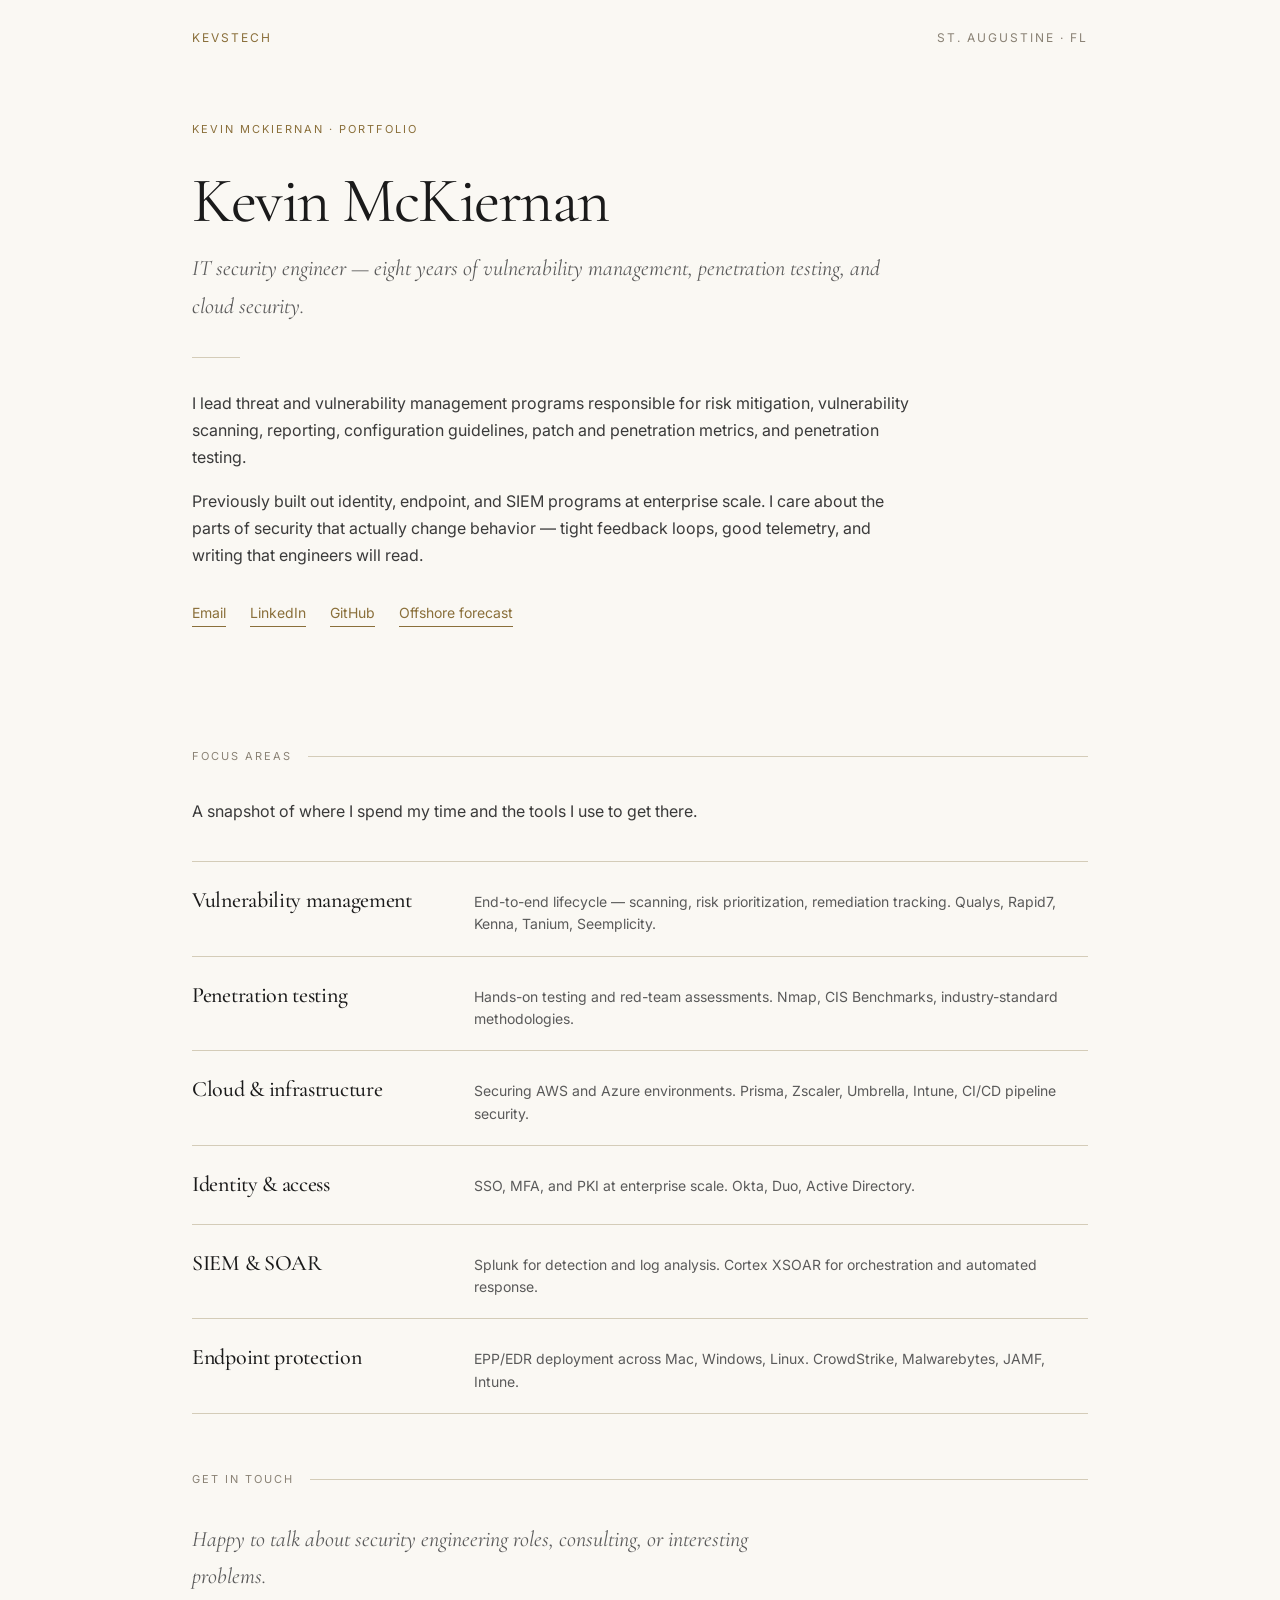
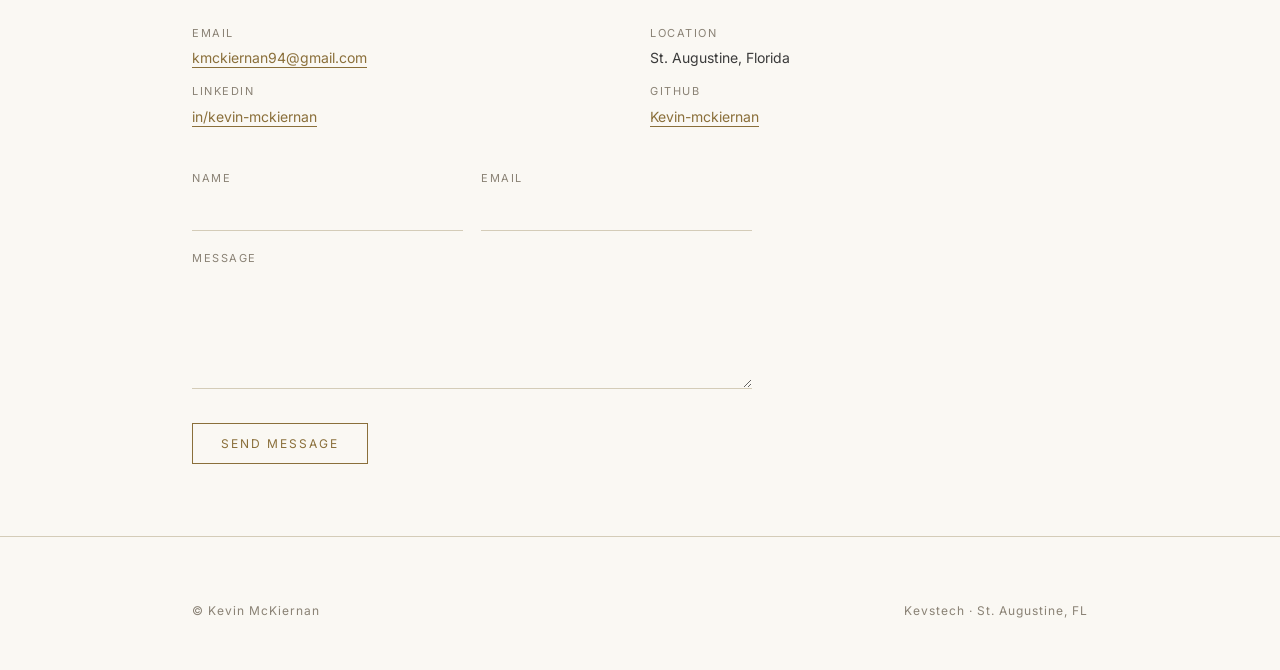
<file: index.html>
<!DOCTYPE html>
<html lang="en">
<head>
<meta charset="utf-8">
<meta name="viewport" content="width=device-width, initial-scale=1, viewport-fit=cover">
<title>Kevin McKiernan — IT Security Engineer</title>
<meta name="description" content="Kevin McKiernan — IT security engineer based in St. Augustine, FL. Vulnerability management, penetration testing, cloud security.">
<link rel="icon" type="image/svg+xml" href="data:image/svg+xml,<svg xmlns='http://www.w3.org/2000/svg' viewBox='0 0 100 100'><path d='M50 5 L90 20 L90 50 C90 72 72 88 50 95 C28 88 10 72 10 50 L10 20 Z' fill='%238a6f3a'/></svg>">
<link rel="preconnect" href="https://fonts.googleapis.com">
<link rel="preconnect" href="https://fonts.gstatic.com" crossorigin>
<link href="https://fonts.googleapis.com/css2?family=Cormorant+Garamond:wght@400;500&family=Inter:wght@400;500&display=swap" rel="stylesheet">
<style>
  :root {
    --bg: #faf8f3;
    --surface: #f3efe4;
    --ink: #1a1a1a;
    --ink-soft: #3a3a3a;
    --ink-muted: #5a5a5a;
    --ink-faint: #8a8275;
    --rule: #d4ccb8;
    --accent: #8a6f3a;
    --accent-strong: #6d5628;
    --serif: 'Cormorant Garamond', 'EB Garamond', Georgia, 'Times New Roman', serif;
    --sans: 'Inter', ui-sans-serif, system-ui, -apple-system, BlinkMacSystemFont, 'Segoe UI', Roboto, sans-serif;
  }

  *, *::before, *::after { box-sizing: border-box; }
  html { scroll-behavior: smooth; }
  body {
    margin: 0;
    background: var(--bg);
    color: var(--ink);
    font-family: var(--sans);
    font-size: 16px;
    line-height: 1.7;
    -webkit-font-smoothing: antialiased;
    -moz-osx-font-smoothing: grayscale;
  }

  a { color: var(--accent); text-decoration: none; border-bottom: 1px solid var(--accent); padding-bottom: 1px; transition: color .15s ease, border-color .15s ease; }
  a:hover { color: var(--accent-strong); border-bottom-color: var(--accent-strong); }

  .wrap { max-width: 960px; margin: 0 auto; padding: 0 32px; }

  /* Top bar */
  .topbar { padding: 28px 0 0; padding-top: max(28px, env(safe-area-inset-top)); }
  .topbar-inner { display: flex; justify-content: space-between; align-items: center; font-size: 12px; color: var(--ink-faint); letter-spacing: 2px; text-transform: uppercase; }
  .topbar-inner .brand { color: var(--accent); }

  /* Hero */
  .hero { padding-top: 72px; padding-bottom: 64px; }
  .eyebrow { font-size: 11px; letter-spacing: 2px; text-transform: uppercase; color: var(--accent); margin-bottom: 28px; }
  .hero h1 {
    font-family: var(--serif);
    font-weight: 400;
    font-size: clamp(44px, 7vw, 64px);
    line-height: 1.05;
    letter-spacing: -1.5px;
    margin: 0 0 16px;
  }
  .hero .lede {
    font-family: var(--serif);
    font-style: italic;
    font-size: clamp(18px, 2.2vw, 22px);
    color: var(--ink-muted);
    margin: 0 0 32px;
    font-weight: 400;
  }
  .hero-rule { width: 48px; height: 1px; background: var(--rule); margin: 0 0 32px; }
  .hero p { color: var(--ink-soft); max-width: 720px; margin: 0 0 16px; }

  .hero-links { margin-top: 32px; display: flex; flex-wrap: wrap; gap: 24px; font-size: 14px; }

  /* Section divider */
  .divider {
    display: flex;
    align-items: center;
    gap: 16px;
    margin: 56px 0 32px;
    font-size: 11px;
    letter-spacing: 2px;
    text-transform: uppercase;
    color: var(--ink-faint);
  }
  .divider::after { content: ""; flex: 1; height: 1px; background: var(--rule); }

  /* Skills */
  .skills-intro { color: var(--ink-soft); max-width: 560px; margin: 0 0 36px; }
  .skills-grid { display: grid; grid-template-columns: 1fr; gap: 0; }
  .skill-row {
    display: grid;
    grid-template-columns: 250px 1fr;
    gap: 32px;
    padding: 20px 0;
    border-top: 1px solid var(--rule);
    align-items: baseline;
  }
  .skill-row:last-child { border-bottom: 1px solid var(--rule); }
  .skill-name {
    font-family: var(--serif);
    font-size: 22px;
    font-weight: 500;
    color: var(--ink);
    letter-spacing: -0.3px;
  }
  .skill-tools { font-size: 14px; color: var(--ink-muted); line-height: 1.6; }

  @media (max-width: 600px) {
    .skill-row { grid-template-columns: 1fr; gap: 8px; }
  }

  /* Contact */
  .contact-lede {
    font-family: var(--serif);
    font-style: italic;
    font-size: 22px;
    color: var(--ink-muted);
    margin: 0 0 28px;
    max-width: 560px;
  }
  .contact-grid { display: grid; grid-template-columns: 1fr 1fr; gap: 12px 20px; margin-bottom: 40px; font-size: 14px; }
  .contact-grid .label { font-size: 11px; letter-spacing: 1.5px; text-transform: uppercase; color: var(--ink-faint); margin-bottom: 4px; }
  .contact-grid .value { color: var(--ink-soft); }
  @media (max-width: 500px) { .contact-grid { grid-template-columns: 1fr; } }

  /* Form */
  form { display: grid; gap: 18px; max-width: 560px; }
  form .row { display: grid; grid-template-columns: 1fr 1fr; gap: 18px; }
  @media (max-width: 500px) { form .row { grid-template-columns: 1fr; } }
  label { display: block; font-size: 11px; letter-spacing: 1.5px; text-transform: uppercase; color: var(--ink-faint); margin-bottom: 6px; }
  input[type="text"], input[type="email"], textarea {
    width: 100%;
    background: transparent;
    border: none;
    border-bottom: 1px solid var(--rule);
    padding: 8px 0 10px;
    font-family: var(--sans);
    font-size: 15px;
    color: var(--ink);
    outline: none;
    transition: border-color .15s ease;
  }
  input[type="text"]:focus, input[type="email"]:focus, textarea:focus { border-bottom-color: var(--accent); }
  textarea { resize: vertical; min-height: 90px; line-height: 1.6; }
  button[type="submit"] {
    justify-self: start;
    margin-top: 8px;
    font-family: var(--sans);
    font-size: 12px;
    letter-spacing: 2px;
    text-transform: uppercase;
    background: transparent;
    color: var(--accent);
    border: 1px solid var(--accent);
    padding: 12px 28px;
    cursor: pointer;
    transition: background .15s ease, color .15s ease;
  }
  button[type="submit"]:hover { background: var(--accent); color: var(--bg); }

  /* Footer */
  footer { padding: 64px 0 48px; margin-top: 72px; border-top: 1px solid var(--rule); font-size: 12px; color: var(--ink-faint); letter-spacing: 1px; }
  footer .foot-inner { display: flex; justify-content: space-between; flex-wrap: wrap; gap: 16px; }

  ::selection { background: var(--accent); color: var(--bg); }

  @media (max-width: 600px) {
    .wrap { padding: 0 20px; }
    .topbar { padding-top: max(20px, env(safe-area-inset-top)); }
    .hero { padding-top: 48px; padding-bottom: 40px; }
    .skill-row { grid-template-columns: 1fr; gap: 4px; }
    .contact-grid { grid-template-columns: 1fr; }
    form .row { grid-template-columns: 1fr; }
    footer { padding: 40px 0 32px; padding-bottom: max(32px, env(safe-area-inset-bottom)); }
  }
</style>
</head>
<body>

<div class="topbar">
  <div class="wrap topbar-inner">
    <span class="brand">Kevstech</span>
    <span>St. Augustine · FL</span>
  </div>
</div>

<main>
  <!-- Hero -->
  <section class="hero wrap" id="about">
    <div class="eyebrow">Kevin McKiernan · portfolio</div>
    <h1>Kevin McKiernan</h1>
    <p class="lede">IT security engineer — eight years of vulnerability management, penetration testing, and cloud security.</p>
    <div class="hero-rule"></div>
    <p>I lead threat and vulnerability management programs responsible for risk mitigation, vulnerability scanning, reporting, configuration guidelines, patch and penetration metrics, and penetration testing.</p>
    <p>Previously built out identity, endpoint, and SIEM programs at enterprise scale. I care about the parts of security that actually change behavior — tight feedback loops, good telemetry, and writing that engineers will read.</p>
    <div class="hero-links">
      <a href="mailto:kmckiernan94@gmail.com">Email</a>
      <a href="https://www.linkedin.com/in/kevin-mckiernan-ab2b68b5/" rel="noopener">LinkedIn</a>
      <a href="https://github.com/Kevin-mckiernan" rel="noopener">GitHub</a>
      <a href="offshore.html">Offshore forecast</a>
    </div>
  </section>

  <!-- Skills -->
  <section class="wrap" id="skills">
    <div class="divider">Focus areas</div>
    <p class="skills-intro">A snapshot of where I spend my time and the tools I use to get there.</p>

    <div class="skills-grid">
      <div class="skill-row">
        <div class="skill-name">Vulnerability management</div>
        <div class="skill-tools">End-to-end lifecycle — scanning, risk prioritization, remediation tracking. Qualys, Rapid7, Kenna, Tanium, Seemplicity.</div>
      </div>
      <div class="skill-row">
        <div class="skill-name">Penetration testing</div>
        <div class="skill-tools">Hands-on testing and red-team assessments. Nmap, CIS Benchmarks, industry-standard methodologies.</div>
      </div>
      <div class="skill-row">
        <div class="skill-name">Cloud &amp; infrastructure</div>
        <div class="skill-tools">Securing AWS and Azure environments. Prisma, Zscaler, Umbrella, Intune, CI/CD pipeline security.</div>
      </div>
      <div class="skill-row">
        <div class="skill-name">Identity &amp; access</div>
        <div class="skill-tools">SSO, MFA, and PKI at enterprise scale. Okta, Duo, Active Directory.</div>
      </div>
      <div class="skill-row">
        <div class="skill-name">SIEM &amp; SOAR</div>
        <div class="skill-tools">Splunk for detection and log analysis. Cortex XSOAR for orchestration and automated response.</div>
      </div>
      <div class="skill-row">
        <div class="skill-name">Endpoint protection</div>
        <div class="skill-tools">EPP/EDR deployment across Mac, Windows, Linux. CrowdStrike, Malwarebytes, JAMF, Intune.</div>
      </div>
    </div>
  </section>

  <!-- Contact -->
  <section class="wrap" id="contact">
    <div class="divider">Get in touch</div>
    <p class="contact-lede">Happy to talk about security engineering roles, consulting, or interesting problems.</p>

    <div class="contact-grid">
      <div>
        <div class="label">Email</div>
        <div class="value"><a href="mailto:kmckiernan94@gmail.com">kmckiernan94@gmail.com</a></div>
      </div>
      <div>
        <div class="label">Location</div>
        <div class="value">St. Augustine, Florida</div>
      </div>
      <div>
        <div class="label">LinkedIn</div>
        <div class="value"><a href="https://www.linkedin.com/in/kevin-mckiernan-ab2b68b5/" rel="noopener">in/kevin-mckiernan</a></div>
      </div>
      <div>
        <div class="label">GitHub</div>
        <div class="value"><a href="https://github.com/Kevin-mckiernan" rel="noopener">Kevin-mckiernan</a></div>
      </div>
    </div>

    <form method="POST" action="https://formspree.io/f/xpqolnzq">
      <div class="row">
        <div>
          <label for="name">Name</label>
          <input type="text" name="name" id="name" required>
        </div>
        <div>
          <label for="email">Email</label>
          <input type="email" name="email" id="email" required>
        </div>
      </div>
      <div>
        <label for="message">Message</label>
        <textarea name="message" id="message" rows="4" required></textarea>
      </div>
      <button type="submit">Send message</button>
    </form>
  </section>
</main>

<footer>
  <div class="wrap foot-inner">
    <span>© Kevin McKiernan</span>
    <span>Kevstech · St. Augustine, FL</span>
  </div>
</footer>

</body>
</html>
</file>
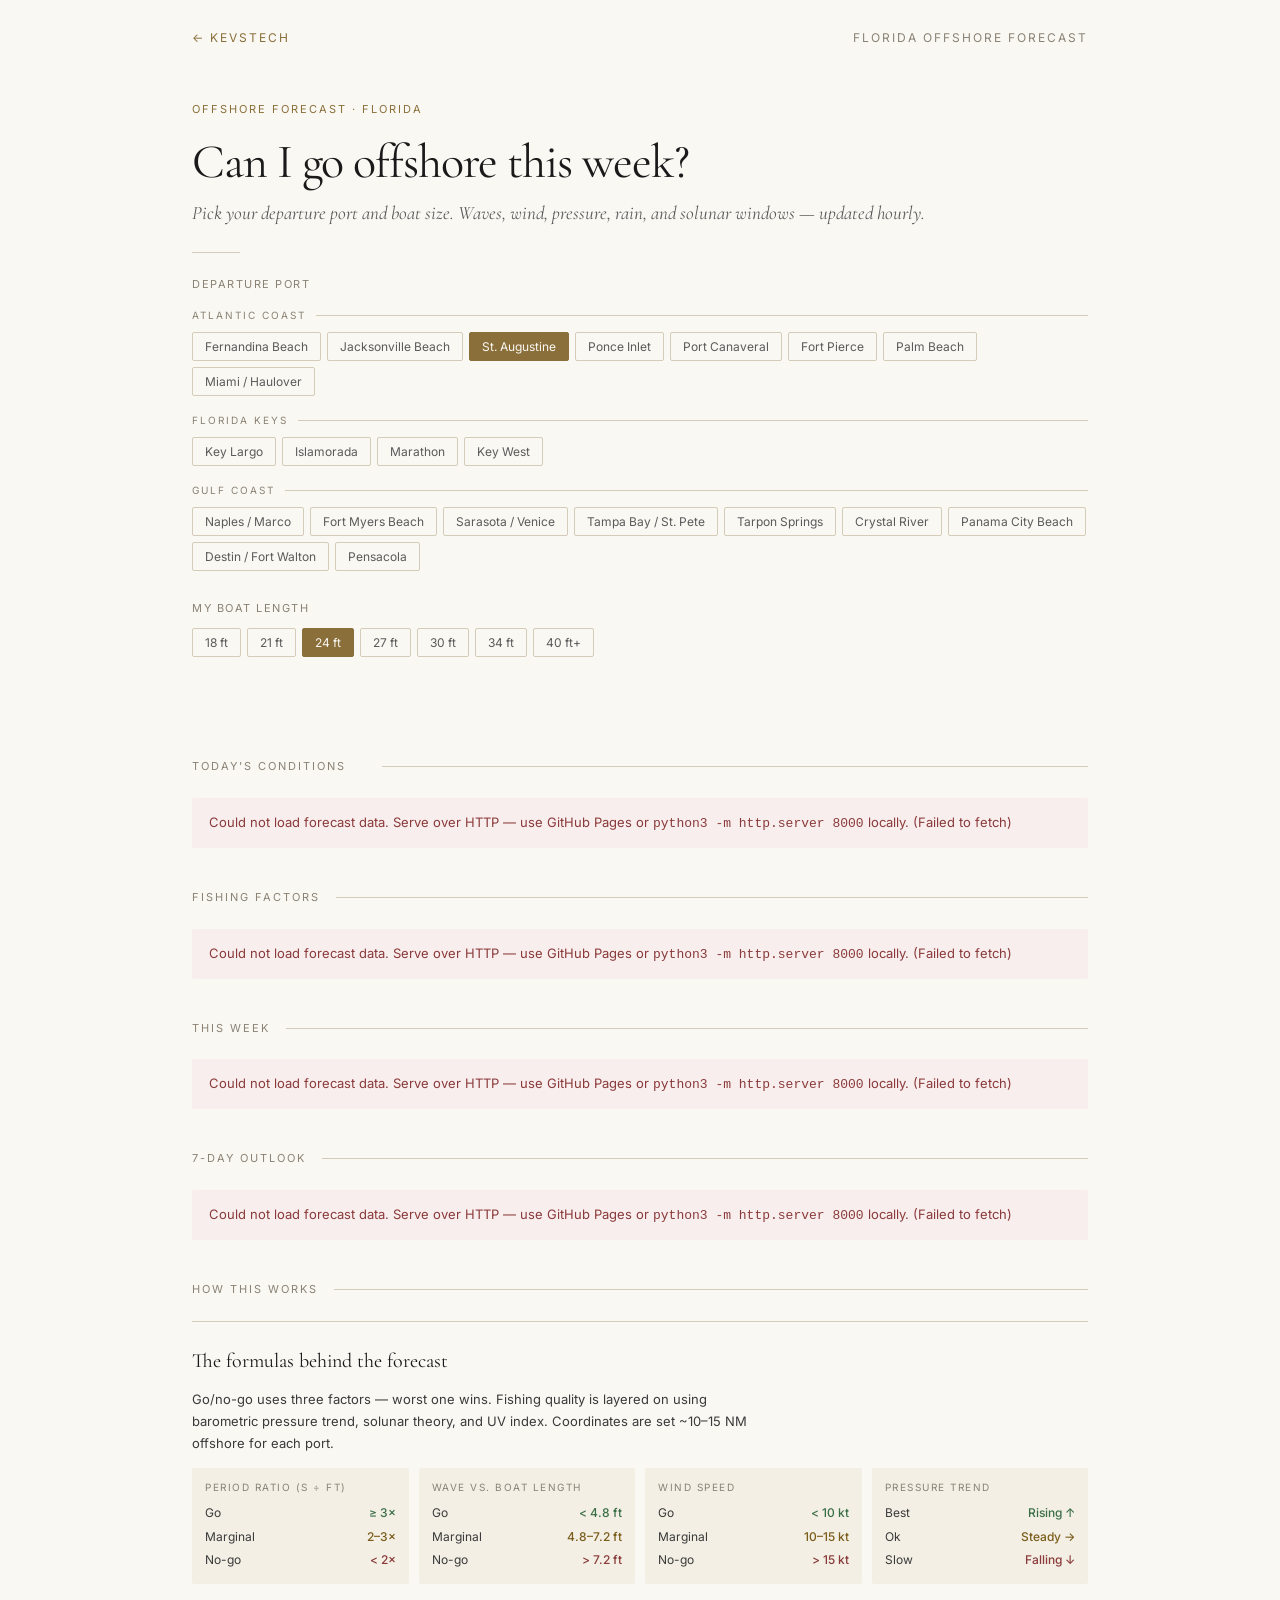
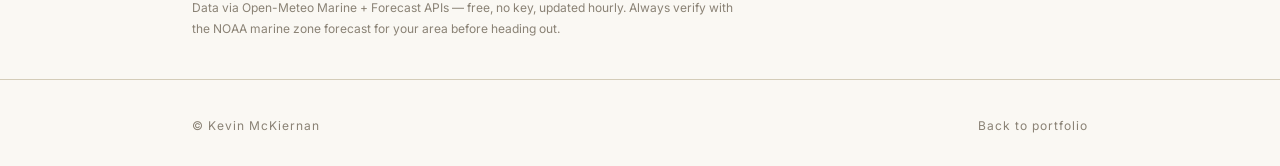
<file: offshore.html>
<!DOCTYPE html>
<html lang="en">
<head>
<meta charset="utf-8">
<meta name="viewport" content="width=device-width, initial-scale=1, viewport-fit=cover">
<title>Offshore Forecast — Kevstech</title>
<meta name="description" content="Florida offshore fishing forecast — waves, wind, pressure, solunar times, and go/no-go by departure port.">
<link rel="icon" type="image/svg+xml" href="data:image/svg+xml,<svg xmlns='http://www.w3.org/2000/svg' viewBox='0 0 100 100'><path d='M50 5 L90 20 L90 50 C90 72 72 88 50 95 C28 88 10 72 10 50 L10 20 Z' fill='%238a6f3a'/></svg>">
<link rel="preconnect" href="https://fonts.googleapis.com">
<link rel="preconnect" href="https://fonts.gstatic.com" crossorigin>
<link href="https://fonts.googleapis.com/css2?family=Cormorant+Garamond:ital,wght@0,400;0,500;1,400&family=Inter:wght@400;500&display=swap" rel="stylesheet">
<style>
  :root {
    --bg: #faf8f3; --surface: #f3efe4; --ink: #1a1a1a; --ink-soft: #3a3a3a;
    --ink-muted: #5a5a5a; --ink-faint: #8a8275; --rule: #d4ccb8;
    --accent: #8a6f3a; --accent-strong: #6d5628;
    --go: #3a6e47; --go-bg: #eef5f0;
    --marginal: #7a5c1a; --marginal-bg: #fdf5e4;
    --nogo: #8a3a3a; --nogo-bg: #f9eeee;
    --serif: 'Cormorant Garamond', Georgia, serif;
    --sans: 'Inter', ui-sans-serif, system-ui, sans-serif;
  }
  *, *::before, *::after { box-sizing: border-box; }
  html { scroll-behavior: smooth; }
  body { margin: 0; background: var(--bg); color: var(--ink); font-family: var(--sans); font-size: 16px; line-height: 1.7; -webkit-font-smoothing: antialiased; }
  a { color: var(--accent); text-decoration: none; border-bottom: 1px solid var(--accent); padding-bottom: 1px; transition: color .15s, border-color .15s; }
  a:hover { color: var(--accent-strong); border-bottom-color: var(--accent-strong); }
  .wrap { max-width: 960px; margin: 0 auto; padding: 0 32px; }

  .topbar { padding: 28px 0 0; padding-top: max(28px, env(safe-area-inset-top, 28px)); }
  .topbar-inner { display: flex; justify-content: space-between; align-items: center; font-size: 12px; color: var(--ink-faint); letter-spacing: 2px; text-transform: uppercase; }
  .topbar-inner .brand { color: var(--accent); border: none; padding: 0; }

  .hero { padding-top: 52px; padding-bottom: 28px; }
  .eyebrow { font-size: 11px; letter-spacing: 2px; text-transform: uppercase; color: var(--accent); margin-bottom: 18px; }
  .hero h1 { font-family: var(--serif); font-weight: 400; font-size: clamp(32px, 6vw, 48px); line-height: 1.05; letter-spacing: -1px; margin: 0 0 10px; }
  .hero .lede { font-family: var(--serif); font-style: italic; font-size: 19px; color: var(--ink-muted); margin: 0 0 22px; }
  .hero-rule { width: 48px; height: 1px; background: var(--rule); margin: 0 0 22px; }

  /* Location picker */
  .location-picker { margin-bottom: 28px; }
  .location-picker > label { display: block; font-size: 11px; letter-spacing: 1.5px; text-transform: uppercase; color: var(--ink-faint); margin-bottom: 14px; }
  .coast-group { margin-bottom: 16px; }
  .coast-label { font-size: 10px; letter-spacing: 2px; text-transform: uppercase; color: var(--ink-faint); margin-bottom: 8px; display: flex; align-items: center; gap: 10px; }
  .coast-label::after { content: ""; flex: 1; height: 1px; background: var(--rule); }
  .loc-options { display: flex; flex-wrap: wrap; gap: 6px; }
  .loc-btn { font-family: var(--sans); font-size: 12px; padding: 6px 12px; background: transparent; border: 1px solid var(--rule); color: var(--ink-muted); cursor: pointer; transition: all .15s; border-radius: 2px; white-space: nowrap; }
  .loc-btn:hover { border-color: var(--accent); color: var(--accent); }
  .loc-btn.active { background: var(--accent); border-color: var(--accent); color: var(--bg); }

  /* Boat selector */
  .boat-selector { margin-bottom: 32px; }
  .boat-selector label { display: block; font-size: 11px; letter-spacing: 1.5px; text-transform: uppercase; color: var(--ink-faint); margin-bottom: 10px; }
  .boat-options { display: flex; flex-wrap: wrap; gap: 6px; }
  .boat-btn { font-family: var(--sans); font-size: 12px; padding: 6px 12px; background: transparent; border: 1px solid var(--rule); color: var(--ink-muted); cursor: pointer; transition: all .15s; border-radius: 2px; }
  .boat-btn:hover { border-color: var(--accent); color: var(--accent); }
  .boat-btn.active { background: var(--accent); border-color: var(--accent); color: var(--bg); }

  .divider { display: flex; align-items: center; gap: 16px; margin: 40px 0 22px; font-size: 11px; letter-spacing: 2px; text-transform: uppercase; color: var(--ink-faint); }
  .divider::after { content: ""; flex: 1; height: 1px; background: var(--rule); }
  .divider-sub { font-size: 12px; color: var(--ink-faint); margin-left: 4px; font-style: italic; letter-spacing: 0; text-transform: none; }

  .status-block { margin-bottom: 28px; }
  .status-badge { display: inline-flex; align-items: center; gap: 10px; padding: 11px 18px; border-radius: 2px; font-family: var(--serif); font-size: 23px; font-weight: 500; letter-spacing: -0.3px; margin-bottom: 8px; }
  .status-badge .dot { width: 9px; height: 9px; border-radius: 50%; flex-shrink: 0; }
  .status-go { background: var(--go-bg); color: var(--go); } .status-go .dot { background: var(--go); }
  .status-marginal { background: var(--marginal-bg); color: var(--marginal); } .status-marginal .dot { background: var(--marginal); }
  .status-nogo { background: var(--nogo-bg); color: var(--nogo); } .status-nogo .dot { background: var(--nogo); }
  .status-reason { font-size: 13px; color: var(--ink-muted); }

  .cond-grid { display: grid; grid-template-columns: repeat(auto-fit, minmax(125px, 1fr)); gap: 1px; background: var(--rule); border: 1px solid var(--rule); margin-bottom: 8px; }
  .cond-cell { background: var(--bg); padding: 15px 17px; }
  .cond-label { font-size: 10px; letter-spacing: 1.5px; text-transform: uppercase; color: var(--ink-faint); margin-bottom: 4px; }
  .cond-value { font-family: var(--serif); font-size: 25px; font-weight: 400; line-height: 1; color: var(--ink); margin-bottom: 3px; }
  .cond-unit { font-size: 12px; color: var(--ink-muted); }
  .cond-sub { font-size: 11px; color: var(--ink-faint); margin-top: 2px; }

  .factors-grid { display: grid; grid-template-columns: 1fr 1fr; gap: 10px; margin-bottom: 8px; }
  .factor-card { background: var(--surface); padding: 15px 17px; border-radius: 2px; }
  .tide-row { font-size: 13px; color: var(--ink-soft); line-height: 1.9; }
  .factor-title { font-size: 10px; letter-spacing: 1.5px; text-transform: uppercase; color: var(--ink-faint); margin-bottom: 7px; }
  .factor-value { font-family: var(--serif); font-size: 20px; font-weight: 400; color: var(--ink); margin-bottom: 3px; line-height: 1.2; }
  .factor-note { font-size: 12px; color: var(--ink-muted); line-height: 1.4; }
  .factor-good { color: var(--go); } .factor-mid { color: var(--marginal); } .factor-bad { color: var(--nogo); }

  .rain-chart { margin: 8px 0 4px; }
  .wave-strip { display: flex; overflow-x: auto; gap: 3px; margin-top: 14px; padding-bottom: 4px; -webkit-overflow-scrolling: touch; }
  .wave-hour { flex: 0 0 58px; text-align: center; padding: 7px 3px; border-radius: 2px; }
  .wave-hour-time { font-size: 9px; letter-spacing: 0.5px; color: var(--ink-faint); margin-bottom: 3px; }
  .wave-hour-ht { font-family: var(--serif); font-size: 15px; line-height: 1.1; margin-bottom: 1px; }
  .wave-hour-per { font-size: 10px; color: var(--ink-muted); }
  .wave-hour-wind { font-size: 9px; color: #5a7f9a; margin-top: 2px; }
  .moon-icon { font-size: 24px; line-height: 1; margin-bottom: 3px; }
  .solunar-row { display: flex; gap: 7px; flex-wrap: wrap; margin-top: 7px; }
  .solunar-pill { font-size: 11px; padding: 3px 9px; border-radius: 20px; background: var(--go-bg); color: var(--go); }
  .solunar-pill.minor { background: var(--marginal-bg); color: var(--marginal); }

  .week-strip { display: grid; grid-template-columns: repeat(7, 1fr); gap: 4px; margin-bottom: 6px; }
  .day-cell { text-align: center; padding: 9px 3px; border-radius: 2px; }
  .day-name { font-size: 10px; letter-spacing: 1px; text-transform: uppercase; color: var(--ink-faint); margin-bottom: 5px; }
  .day-status { font-size: 9px; font-weight: 500; letter-spacing: 0.5px; text-transform: uppercase; }
  .day-waves { font-size: 11px; color: var(--ink-muted); margin-top: 4px; line-height: 1.3; }
  .day-rain { font-size: 10px; color: #5a7f9a; margin-top: 2px; }
  .day-go { background: var(--go-bg); } .day-go .day-status { color: var(--go); }
  .day-marginal { background: var(--marginal-bg); } .day-marginal .day-status { color: var(--marginal); }
  .day-nogo { background: var(--nogo-bg); } .day-nogo .day-status { color: var(--nogo); }
  .day-pressure { font-size: 10px; color: var(--ink-faint); margin-top: 3px; }

  .outlook-grid { display: grid; gap: 0; margin-bottom: 8px; }
  .outlook-row { display: grid; grid-template-columns: 44px 96px 1fr; gap: 10px 18px; padding: 12px 0; border-top: 1px solid var(--rule); align-items: start; }
  .outlook-row:last-child { border-bottom: 1px solid var(--rule); }
  .outlook-day { font-size: 10px; letter-spacing: 1.5px; text-transform: uppercase; color: var(--ink-faint); padding-top: 2px; }
  .outlook-temp { font-family: var(--serif); font-size: 18px; line-height: 1.1; color: var(--ink); }
  .outlook-temp-lo { font-size: 12px; color: var(--ink-muted); }
  .outlook-rain { font-size: 11px; margin-top: 4px; }
  .outlook-tides { font-size: 12px; color: var(--ink-muted); line-height: 1.8; }
  .prime-window { display: block; font-size: 10px; color: var(--go); margin-left: 14px; line-height: 1.5; }
  @media (max-width: 560px) {
    .outlook-row { grid-template-columns: 44px 1fr; }
    .outlook-tides { grid-column: 1 / -1; border-top: 1px solid var(--rule); padding-top: 8px; }
  }

  .explainer { border-top: 1px solid var(--rule); padding-top: 22px; margin-bottom: 40px; }
  .explainer h3 { font-family: var(--serif); font-weight: 400; font-size: 20px; margin: 0 0 10px; }
  .explainer p { font-size: 13px; color: var(--ink-soft); margin: 0 0 8px; max-width: 560px; }
  .threshold-grid { display: grid; grid-template-columns: repeat(auto-fit, minmax(145px, 1fr)); gap: 10px; margin-top: 14px; }
  .threshold-card { background: var(--surface); padding: 11px 13px; border-radius: 2px; }
  .threshold-title { font-size: 10px; letter-spacing: 1.5px; text-transform: uppercase; color: var(--ink-faint); margin-bottom: 7px; }
  .threshold-row { font-size: 12px; color: var(--ink-soft); margin-bottom: 3px; display: flex; justify-content: space-between; }
  .t-go { color: var(--go); font-weight: 500; } .t-marginal { color: var(--marginal); font-weight: 500; } .t-nogo { color: var(--nogo); font-weight: 500; }

  .loading { font-family: var(--serif); font-style: italic; font-size: 18px; color: var(--ink-muted); padding: 28px 0; }
  .error-msg { font-size: 13px; color: var(--nogo); background: var(--nogo-bg); padding: 13px 17px; border-radius: 2px; }
  .foot-note { font-size: 11px; color: var(--ink-faint); margin-top: 6px; }

  footer { padding: 36px 0 32px; margin-top: 28px; border-top: 1px solid var(--rule); font-size: 12px; color: var(--ink-faint); letter-spacing: 1px; }
  footer .foot-inner { display: flex; justify-content: space-between; flex-wrap: wrap; gap: 16px; }

  @media (max-width: 560px) {
    .wrap { padding: 0 20px; }
    .topbar { padding-top: max(20px, env(safe-area-inset-top, 20px)); }
    .week-strip { grid-template-columns: repeat(4, 1fr); }
    .factors-grid { grid-template-columns: 1fr; }
    .cond-grid { grid-template-columns: 1fr 1fr; }
    .hero { padding-top: 40px; padding-bottom: 24px; }
    footer { padding-bottom: max(32px, env(safe-area-inset-bottom, 32px)); }
  }
  @media (max-width: 380px) { .wrap { padding: 0 16px; } }
</style>
</head>
<body>

<div class="topbar">
  <div class="wrap topbar-inner">
    <a href="index.html" class="brand">← Kevstech</a>
    <span>Florida offshore forecast</span>
  </div>
</div>

<main>
  <section class="hero wrap">
    <div class="eyebrow">Offshore forecast · Florida</div>
    <h1>Can I go offshore this week?</h1>
    <p class="lede">Pick your departure port and boat size. Waves, wind, pressure, rain, and solunar windows — updated hourly.</p>
    <div class="hero-rule"></div>

    <div class="location-picker">
      <label>Departure port</label>

      <div class="coast-group">
        <div class="coast-label">Atlantic coast</div>
        <div class="loc-options" id="atlantic-locs"></div>
      </div>

      <div class="coast-group">
        <div class="coast-label">Florida Keys</div>
        <div class="loc-options" id="keys-locs"></div>
      </div>

      <div class="coast-group">
        <div class="coast-label">Gulf coast</div>
        <div class="loc-options" id="gulf-locs"></div>
      </div>
    </div>

    <div class="boat-selector">
      <label>My boat length</label>
      <div class="boat-options">
        <button class="boat-btn" data-length="18">18 ft</button>
        <button class="boat-btn" data-length="21">21 ft</button>
        <button class="boat-btn active" data-length="24">24 ft</button>
        <button class="boat-btn" data-length="27">27 ft</button>
        <button class="boat-btn" data-length="30">30 ft</button>
        <button class="boat-btn" data-length="34">34 ft</button>
        <button class="boat-btn" data-length="40">40 ft+</button>
      </div>
    </div>
  </section>

  <section class="wrap">
    <div class="divider">Today's conditions <span class="divider-sub" id="active-location-label"></span></div>
    <div id="today-content"><div class="loading">Fetching conditions…</div></div>
  </section>

  <section class="wrap">
    <div class="divider">Fishing factors</div>
    <div id="fishing-content"><div class="loading">Loading fishing data…</div></div>
  </section>

  <section class="wrap">
    <div class="divider">This week</div>
    <div id="week-content"><div class="loading">Loading forecast…</div></div>
    <p class="foot-note" id="updated-at"></p>
  </section>

  <section class="wrap">
    <div class="divider">7-day outlook</div>
    <div id="outlook-content"><div class="loading">Loading outlook…</div></div>
  </section>

  <section class="wrap">
    <div class="divider">How this works</div>
    <div class="explainer">
      <h3>The formulas behind the forecast</h3>
      <p>Go/no-go uses three factors — worst one wins. Fishing quality is layered on using barometric pressure trend, solunar theory, and UV index. Coordinates are set ~10–15 NM offshore for each port.</p>
      <div class="threshold-grid">
        <div class="threshold-card">
          <div class="threshold-title">Period ratio (s ÷ ft)</div>
          <div class="threshold-row">Go <span class="t-go">≥ 3×</span></div>
          <div class="threshold-row">Marginal <span class="t-marginal">2–3×</span></div>
          <div class="threshold-row">No-go <span class="t-nogo">&lt; 2×</span></div>
        </div>
        <div class="threshold-card" id="thresh-wave">
          <div class="threshold-title">Wave vs. boat length</div>
          <div class="threshold-row">Go <span class="t-go" id="t-wave-go"></span></div>
          <div class="threshold-row">Marginal <span class="t-marginal" id="t-wave-marg"></span></div>
          <div class="threshold-row">No-go <span class="t-nogo" id="t-wave-nogo"></span></div>
        </div>
        <div class="threshold-card" id="thresh-wind">
          <div class="threshold-title">Wind speed</div>
          <div class="threshold-row">Go <span class="t-go" id="t-wind-go"></span></div>
          <div class="threshold-row">Marginal <span class="t-marginal" id="t-wind-marg"></span></div>
          <div class="threshold-row">No-go <span class="t-nogo" id="t-wind-nogo"></span></div>
        </div>
        <div class="threshold-card">
          <div class="threshold-title">Pressure trend</div>
          <div class="threshold-row">Best <span class="t-go">Rising ↑</span></div>
          <div class="threshold-row">Ok <span class="t-marginal">Steady →</span></div>
          <div class="threshold-row">Slow <span class="t-nogo">Falling ↓</span></div>
        </div>
      </div>
      <p style="margin-top:14px;font-size:12px;color:var(--ink-faint);">Data via Open-Meteo Marine + Forecast APIs — free, no key, updated hourly. Always verify with the NOAA marine zone forecast for your area before heading out.</p>
    </div>
  </section>
</main>

<footer>
  <div class="wrap foot-inner">
    <span>© Kevin McKiernan</span>
    <a href="index.html" style="border:none;color:var(--ink-faint);">Back to portfolio</a>
  </div>
</footer>

<script>
// ── Location data ─────────────────────────────────────────────────────────────
// Coords are set ~10-15 NM offshore of each port
const LOCATIONS = {
  atlantic: [
    { id: 'fernandina',  label: 'Fernandina Beach',      lat: 30.85, lon: -81.20, noaa: 'AMZ410', tide: '8720030' },
    { id: 'jacksonville',label: 'Jacksonville Beach',     lat: 30.28, lon: -81.20, noaa: 'AMZ420', tide: '8720218' },
    { id: 'staugustine', label: 'St. Augustine',          lat: 29.85, lon: -81.15, noaa: 'AMZ450', tide: '8720587' },
    { id: 'daytona',     label: 'Ponce Inlet',            lat: 29.05, lon: -80.85, noaa: 'AMZ530', tide: '8721604' },
    { id: 'canaveral',   label: 'Port Canaveral',         lat: 28.40, lon: -80.55, noaa: 'AMZ550', tide: '8721120' },
    { id: 'fortpierce',  label: 'Fort Pierce',            lat: 27.40, lon: -79.90, noaa: 'AMZ610', tide: '8722208' },
    { id: 'palmbeach',   label: 'Palm Beach',             lat: 26.70, lon: -79.80, noaa: 'AMZ630', tide: '8722588' },
    { id: 'miami',       label: 'Miami / Haulover',       lat: 25.85, lon: -79.85, noaa: 'AMZ650', tide: '8723214' },
  ],
  keys: [
    { id: 'keylargo',    label: 'Key Largo',              lat: 25.10, lon: -80.25, noaa: 'GMZ830', tide: '8723970' },
    { id: 'islamorada',  label: 'Islamorada',             lat: 24.85, lon: -80.60, noaa: 'GMZ830', tide: '8724316' },
    { id: 'marathon',    label: 'Marathon',               lat: 24.60, lon: -81.10, noaa: 'GMZ830', tide: '8724156' },
    { id: 'keywest',     label: 'Key West',               lat: 24.45, lon: -81.95, noaa: 'GMZ830', tide: '8724580' },
  ],
  gulf: [
    { id: 'naples',      label: 'Naples / Marco',         lat: 25.85, lon: -82.00, noaa: 'GMZ750', tide: '8725110' },
    { id: 'fortmyers',   label: 'Fort Myers Beach',       lat: 26.40, lon: -82.40, noaa: 'GMZ730', tide: '8725520' },
    { id: 'sarasota',    label: 'Sarasota / Venice',      lat: 27.00, lon: -82.90, noaa: 'GMZ656', tide: '8726384' },
    { id: 'tampa',       label: 'Tampa Bay / St. Pete',   lat: 27.55, lon: -82.95, noaa: 'GMZ636', tide: '8726520' },
    { id: 'tarpon',      label: 'Tarpon Springs',         lat: 28.20, lon: -83.10, noaa: 'GMZ632', tide: '8726678' },
    { id: 'crystal',     label: 'Crystal River',          lat: 28.80, lon: -83.30, noaa: 'GMZ530', tide: '8727359' },
    { id: 'panamacity',  label: 'Panama City Beach',      lat: 30.05, lon: -85.95, noaa: 'GMZ435', tide: '8729108' },
    { id: 'destin',      label: 'Destin / Fort Walton',   lat: 30.30, lon: -86.50, noaa: 'GMZ432', tide: '8729210' },
    { id: 'pensacola',   label: 'Pensacola',              lat: 30.10, lon: -87.40, noaa: 'GMZ430', tide: '8729840' },
  ],
};

// State
let activeLoc  = LOCATIONS.atlantic.find(l => l.id === 'staugustine');
let boatLength = 24;
let marineData = null, weatherData = null, tideData = null;
let fetchGen   = 0;

// ── Utilities ─────────────────────────────────────────────────────────────────
const mToFt    = m => m * 3.28084;
const mpsToKt  = m => m * 1.94384;
const deg2comp = d => ['N','NNE','NE','ENE','E','ESE','SE','SSE','S','SSW','SW','WSW','W','WNW','NW','NNW'][Math.round(d/22.5)%16];
const DAYS     = ['Sun','Mon','Tue','Wed','Thu','Fri','Sat'];

function getThresholds(len) {
  if (len <= 19) return { wMarg:  8, wNogo: 12, hMarg: 0.16, hNogo: 0.24 };
  if (len <= 23) return { wMarg:  9, wNogo: 13, hMarg: 0.18, hNogo: 0.27 };
  if (len <= 26) return { wMarg: 10, wNogo: 15, hMarg: 0.20, hNogo: 0.30 };
  if (len <= 29) return { wMarg: 12, wNogo: 17, hMarg: 0.22, hNogo: 0.33 };
  if (len <= 35) return { wMarg: 13, wNogo: 19, hMarg: 0.25, hNogo: 0.36 };
  return               { wMarg: 15, wNogo: 22, hMarg: 0.28, hNogo: 0.40 };
}

function classify(waveFt, period, windKt) {
  const pr = period / waveFt, lp = waveFt / boatLength;
  const { wMarg, wNogo, hMarg, hNogo } = getThresholds(boatLength);
  let score = 'go', reasons = [];
  if      (pr < 2)      { score = 'nogo';                        reasons.push(`very short period (${pr.toFixed(1)}×)`); }
  else if (pr < 3)      { if (score!=='nogo') score='marginal';  reasons.push(`short period (${pr.toFixed(1)}×)`); }
  if      (lp > hNogo)  { score = 'nogo';                        reasons.push(`waves too large for your boat`); }
  else if (lp > hMarg)  { if (score!=='nogo') score='marginal';  reasons.push(`waves borderline for your boat`); }
  if      (windKt>wNogo){ score = 'nogo';                        reasons.push(`wind ${windKt.toFixed(0)} kt`); }
  else if (windKt>wMarg){ if (score!=='nogo') score='marginal';  reasons.push(`wind ${windKt.toFixed(0)} kt`); }
  return { score, reasons };
}
const statusLabel = s => ({go:'Go',marginal:'Marginal',nogo:'No-go'}[s]);

function updateThresholdCards() {
  const { wMarg, wNogo, hMarg, hNogo } = getThresholds(boatLength);
  const waveGo = (boatLength * hMarg).toFixed(1);
  const waveMarg = (boatLength * hNogo).toFixed(1);
  document.getElementById('t-wave-go').textContent   = `< ${waveGo} ft`;
  document.getElementById('t-wave-marg').textContent = `${waveGo}–${waveMarg} ft`;
  document.getElementById('t-wave-nogo').textContent = `> ${waveMarg} ft`;
  document.getElementById('t-wind-go').textContent   = `< ${wMarg} kt`;
  document.getElementById('t-wind-marg').textContent = `${wMarg}–${wNogo} kt`;
  document.getElementById('t-wind-nogo').textContent = `> ${wNogo} kt`;
}

// ── Moon ──────────────────────────────────────────────────────────────────────
function moonPhase(date) {
  const cycle = 29.53058867;
  const phase = (((date - new Date('2000-01-06T18:14:00Z')) / 86400000 % cycle) + cycle) % cycle;
  const idx   = Math.floor(phase / cycle * 12);
  return {
    icon: ['🌑','🌒','🌒','🌓','🌔','🌔','🌕','🌖','🌖','🌗','🌘','🌘'][idx],
    name: ['New moon','Waxing crescent','Waxing crescent','First quarter','Waxing gibbous','Waxing gibbous','Full moon','Waning gibbous','Waning gibbous','Last quarter','Waning crescent','Waning crescent'][idx],
    pct: Math.round(phase/cycle*100), phase
  };
}

function solunarTimes(date) {
  const { phase } = moonPhase(date);
  const lunation  = (phase / 29.53058867) * 24;
  const mh1 = ((12 - lunation*(24/29.53)) % 24 + 24) % 24;
  const tzOff = -date.getTimezoneOffset() / 60;
  const fmt = h => {
    const lh = ((h + tzOff) % 24 + 24) % 24;
    const hh=Math.floor(lh), mm=Math.round((lh-hh)*60)%60, ap=hh>=12?'pm':'am';
    return `${hh===0?12:hh>12?hh-12:hh}:${mm.toString().padStart(2,'0')} ${ap}`;
  };
  return [
    {time:fmt(mh1),          type:'major', label:'Major bite'},
    {time:fmt((mh1+12.4)%24),type:'major', label:'Major bite'},
    {time:fmt((mh1+6.2)%24), type:'minor', label:'Minor bite'},
    {time:fmt((mh1+18.6)%24),type:'minor', label:'Minor bite'},
  ];
}

function sunTimes(date, lat, lon) {
  const rad=Math.PI/180, n=Math.floor((date-new Date(date.getFullYear(),0,0))/86400000);
  const J=2451545+n+0.0008-lon/360;
  const M=(357.5291+0.98560028*(J-2451545))%360*rad;
  const C=1.9148*Math.sin(M)+0.02*Math.sin(2*M)+0.0003*Math.sin(3*M);
  const lam=((280.4665+0.98564736*(J-2451545)+C+180)%360)*rad;
  const sinD=Math.sin(lam)*Math.sin(23.45*rad);
  const cosH=(Math.sin(-0.8333*rad)-Math.sin(lat*rad)*sinD)/(Math.cos(lat*rad)*Math.cos(Math.asin(sinD)));
  if (Math.abs(cosH)>1) return {rise:'--',set:'--'};
  const H=Math.acos(cosH)/rad;
  const tr=(180-lon-(Math.atan2(Math.sin(lam),Math.cos(lam)*Math.sin(23.45*rad))/rad))/360+J;
  const tzOff = -date.getTimezoneOffset() / 60; // convert UTC to local (ET: -4 EDT / -5 EST)
  const toT=jd=>{
    const utcH=((jd+0.5)%1)*24, localH=((utcH+tzOff)%24+24)%24;
    const h=Math.floor(localH), m=Math.round((localH-h)*60)%60;
    return `${h===0?12:h>12?h-12:h}:${m.toString().padStart(2,'0')} ${h>=12?'pm':'am'}`;
  };
  return {rise:toT(tr-H/360),set:toT(tr+H/360)};
}

function pressureTrend(pressures, hi) {
  const diff = pressures[hi] - pressures[Math.max(0,hi-3)];
  if (diff> 1.5) return {label:'Rising', arrow:'↑',cls:'factor-good',note:'Best time to fish — active bite window'};
  if (diff<-1.5) return {label:'Falling',arrow:'↓',cls:'factor-bad', note:'Fish diving deeper, slower bite'};
  return              {label:'Steady', arrow:'→',cls:'factor-mid', note:'Stable conditions, moderate activity'};
}
const uvNote = uv => uv<3 ? {note:'Low UV — fish active near surface',cls:'factor-good'} : uv<6 ? {note:'Moderate UV — fish moving a bit deeper',cls:'factor-mid'} : {note:'High UV — target dawn/dusk, fish are deep',cls:'factor-bad'};

function findHourIdx(times) {
  const now=new Date(); let ci=0,md=Infinity;
  times.forEach((t,i)=>{const d=Math.abs(new Date(t)-now);if(d<md){md=d;ci=i;}});
  return ci;
}

// ── Render ────────────────────────────────────────────────────────────────────
function waveHourly(hi) {
  const mh=marineData.hourly, wh=weatherData.hourly, times=mh.time;
  const cells=[];
  for (let i=hi; i<Math.min(hi+24, times.length); i++) {
    const hr=parseInt(times[i].split('T')[1]);
    const ap=hr>=12?'pm':'am', h12=hr===0?12:hr>12?hr-12:hr;
    const waveFt=mToFt(mh.wave_height[i]), period=mh.wave_period[i];
    const windKt=mpsToKt(wh.windspeed_10m[i]), windDir=wh.winddirection_10m[i];
    const {score}=classify(waveFt,period,windKt);
    const wArrow=`<svg width="9" height="9" viewBox="0 0 14 14" style="transform:rotate(${windDir}deg);vertical-align:-1px;"><path d="M7 1 L4 11 L7 8.5 L10 11 Z" fill="currentColor"/></svg>`;
    cells.push(`<div class="wave-hour day-${score}"><div class="wave-hour-time">${i===hi?'now':`${h12}${ap}`}</div><div class="wave-hour-ht">${waveFt.toFixed(1)}<span style="font-size:9px;"> ft</span></div><div class="wave-hour-per">${period.toFixed(0)}s</div><div class="wave-hour-wind">${wArrow}${windKt.toFixed(0)}kt</div></div>`);
  }
  return `<div class="wave-strip">${cells.join('')}</div>`;
}

function renderToday(hi) {
  const wh=weatherData.hourly, mh=marineData.hourly;
  const waveFt=mToFt(mh.wave_height[hi]), period=mh.wave_period[hi], wavDir=mh.wave_direction[hi];
  const swellFt=mToFt(mh.swell_wave_height?.[hi]??0), swellPer=mh.swell_wave_period?.[hi]??0;
  const windWaveFt=mToFt(mh.wind_wave_height?.[hi]??0), windWavePer=mh.wind_wave_period?.[hi]??0;
  const windKt=mpsToKt(wh.windspeed_10m[hi]), windDir=wh.winddirection_10m[hi], gustKt=mpsToKt(wh.windgusts_10m[hi]);
  const sst=mh.sea_surface_temperature?.[hi], sstF=sst!=null?(sst*9/5+32).toFixed(1):null;
  const {score,reasons}=classify(waveFt,period,windKt);
  document.getElementById('active-location-label').textContent = activeLoc.label;
  const scoreDesc = {
    go:       'All conditions favorable for your boat size.',
    marginal: 'Conditions are borderline — passable but use caution.',
    nogo:     'Conditions exceed safe limits for your boat size.'
  };
  const windArrow = `<svg width="13" height="13" viewBox="0 0 14 14" style="transform:rotate(${(windDir+180)%360}deg);vertical-align:-1px;margin-right:3px;"><path d="M7 1 L4 11 L7 8.5 L10 11 Z" fill="currentColor"/></svg>`;
  const swellSub = swellFt>0.1 ? `<div class="cond-sub">swell ${swellFt.toFixed(1)} ft / ${swellPer.toFixed(0)}s</div><div class="cond-sub">chop ${windWaveFt.toFixed(1)} ft / ${windWavePer.toFixed(0)}s</div>` : '';
  document.getElementById('today-content').innerHTML=`
    <div class="status-block">
      <div class="status-badge status-${score}"><span class="dot"></span>${statusLabel(score)}</div>
      <div class="status-reason">${scoreDesc[score]}${reasons.length?' Flagged: '+reasons.join(', ').replace(/\(.*?\)/g,'').trim()+'.':''}</div>
    </div>
    <div class="cond-grid">
      <div class="cond-cell"><div class="cond-label">Wave height</div><div class="cond-value">${waveFt.toFixed(1)}</div><div class="cond-unit">feet · ${period.toFixed(0)}s period</div><div class="cond-sub">ratio ${(period/waveFt).toFixed(1)}×</div>${swellSub}</div>
      <div class="cond-cell"><div class="cond-label">Swell direction</div><div class="cond-value">${deg2comp(wavDir)}</div><div class="cond-unit">${wavDir.toFixed(0)}°</div></div>
      <div class="cond-cell"><div class="cond-label">Wind</div><div class="cond-value">${windKt.toFixed(0)} kt</div><div class="cond-unit">${windArrow}from ${deg2comp(windDir)}</div><div class="cond-sub">gusts ${gustKt.toFixed(0)} kt</div></div>
      ${sstF?`<div class="cond-cell"><div class="cond-label">Sea surface temp</div><div class="cond-value">${sstF}°</div><div class="cond-unit">Fahrenheit</div></div>`:''}
    </div>
    <p style="font-size:10px;letter-spacing:1.5px;text-transform:uppercase;color:var(--ink-faint);margin:18px 0 4px;">Hourly wave forecast</p>
    ${waveHourly(hi)}`;
}

function renderFishing(hi) {
  const wh=weatherData.hourly, now=new Date();
  const moon=moonPhase(now), sun=sunTimes(now,activeLoc.lat,activeLoc.lon), sol=solunarTimes(now);
  const trend=pressureTrend(wh.surface_pressure,hi);
  const pressInHg=(wh.surface_pressure[hi]*0.02953).toFixed(2);
  const uv=wh.uv_index?.[hi]??null, uvI=uv!=null?uvNote(uv):null;
  const cloud=wh.cloudcover?.[hi]??null, wcode=wh.weathercode?.[hi]??0;
  const precip=wh.precipitation_probability[hi]??0, precipAmt=wh.precipitation[hi]??0;
  const todayStr = `${now.getFullYear()}-${String(now.getMonth()+1).padStart(2,'0')}-${String(now.getDate()).padStart(2,'0')}`;
  const todayTides = tideData && tideData.predictions ? tideData.predictions.filter(p => p.t.startsWith(todayStr)) : [];

  // Sky conditions from WMO weather code
  const skyInfo = (() => {
    if (wcode>=95) return {icon:'⚡',label:'Thunderstorm',cls:'factor-bad',note:'Lightning risk — do not go offshore'};
    if (wcode===45||wcode===48) return {icon:'🌫',label:'Fog',cls:'factor-bad',note:'Reduced visibility — navigate with caution'};
    if (wcode>=80) return {icon:'🌧',label:'Rain showers',cls:'factor-mid',note:'Active showers — waterproof gear advised'};
    if (wcode>=51) return {icon:'🌦',label:'Drizzle',cls:'factor-mid',note:'Light precipitation, reduced surface visibility'};
    if (cloud!=null && cloud<25) return {icon:'☀️',label:`Clear (${cloud}%)`,cls:'factor-good',note:'Great visibility — sunscreen and shade required'};
    if (cloud!=null && cloud<60) return {icon:'⛅',label:`Partly cloudy (${cloud}%)`,cls:'factor-good',note:'Overcast reduces glare — fish feed more actively near surface'};
    return {icon:'☁️',label:`Overcast${cloud!=null?' ('+cloud+'%)':''}`,cls:'factor-mid',note:'Low UV — fish likely active near surface'};
  })();

  // Rain HTML chart (8 hours, +3h highlighted)
  const rainSlice=Array.from({length:8},(_,i)=>({pct:wh.precipitation_probability[Math.min(hi+i,wh.precipitation_probability.length-1)]??0,idx:i}));
  const maxP=Math.max(...rainSlice.map(r=>r.pct),1);
  const rainBars=rainSlice.map(({pct,idx})=>{
    const bh=Math.max(Math.round(pct/100*36),2);
    const col=idx===0?'var(--accent)':idx===3?'#5a8faa':'#8aadca';
    const op=(0.4+pct/100*0.6).toFixed(2);
    const lbl=idx===0?'now':`+${idx}h`;
    const lblCol=idx===3?'#5a8faa':'var(--ink-faint)';
    const pctTxt=pct>0?`<div style="font-size:8px;color:var(--ink-muted);text-align:center;line-height:1.2;margin-bottom:1px;">${pct}%</div>`:'<div style="font-size:8px;line-height:1.2;margin-bottom:1px;">&nbsp;</div>';
    return `<div style="flex:1;display:flex;flex-direction:column;align-items:center;">
      ${pctTxt}
      <div style="width:100%;background:${col};border-radius:1px 1px 0 0;height:${bh}px;opacity:${op};min-height:2px;"></div>
      <div style="font-size:8px;color:${lblCol};font-weight:${idx===3?600:400};margin-top:3px;white-space:nowrap;">${lbl}</div>
    </div>`;
  }).join('');
  const rainSvg=`<div style="display:flex;gap:2px;align-items:flex-end;margin:8px 0 0;">${rainBars}</div>`;

  const pills=sol.map(s=>`<span class="solunar-pill ${s.type==='minor'?'minor':''}">${s.label} ${s.time}</span>`).join('');
  document.getElementById('fishing-content').innerHTML=`
    <div class="factors-grid">
      <div class="factor-card">
        <div class="factor-title">Barometric pressure</div>
        <div class="factor-value">${pressInHg} inHg ${trend.arrow}</div>
        <div class="factor-note"><span class="${trend.cls}">${trend.label}</span> — ${trend.note}</div>
      </div>
      <div class="factor-card">
        <div class="factor-title">Rainfall next 8 hours</div>
        <div class="factor-value" style="font-size:17px;">${precip}% chance</div>
        ${rainSvg}
        <div class="factor-note" style="margin-top:6px;">${precipAmt>0.1?precipAmt.toFixed(1)+' mm expected':'No precipitation expected'} &nbsp;·&nbsp; <span style="color:#5a8faa;">+3h in blue</span></div>
      </div>
      <div class="factor-card">
        <div class="factor-title">Sky conditions</div>
        <div class="factor-value" style="font-size:16px;">${skyInfo.icon} ${skyInfo.label}</div>
        <div class="factor-note"><span class="${skyInfo.cls}">${skyInfo.note}</span></div>
      </div>
      <div class="factor-card">
        <div class="factor-title">Moon phase</div>
        <div class="moon-icon">${moon.icon}</div>
        <div class="factor-value" style="font-size:14px;">${moon.name}</div>
        <div class="factor-note">~${moon.pct}% illuminated</div>
      </div>
      <div class="factor-card">
        <div class="factor-title">Sun · ${activeLoc.label}</div>
        <div class="factor-value" style="font-size:14px;line-height:1.7;">↑ ${sun.rise}<br>↓ ${sun.set}</div>
        <div class="factor-note">Prime windows at dawn and dusk</div>
      </div>
      <div class="factor-card">
        <div class="factor-title">Tides · ${activeLoc.label}</div>
        ${todayTides.length ? todayTides.map(p=>`<div class="tide-row">${p.type==='H'?'↑ High':'↓ Low'} ${parseFloat(p.v).toFixed(1)} ft &nbsp;·&nbsp; ${fmtTideTime(p.t)}<span class="prime-window">🎣 ${shiftTideTime(p.t,-1)}–${shiftTideTime(p.t,1)}</span></div>`).join('') : '<div class="tide-row" style="color:var(--ink-faint);font-size:12px;">Tide data unavailable</div>'}
        <div class="factor-note" style="margin-top:6px;">NOAA predictions · MLLW</div>
      </div>
      ${uvI?`<div class="factor-card"><div class="factor-title">UV index</div><div class="factor-value">${Math.round(uv)}</div><div class="factor-note"><span class="${uvI.cls}">${uvI.note}</span></div></div>`:''}
      <div class="factor-card" style="${uvI?'':'grid-column:span 2'}">
        <div class="factor-title">Solunar bite windows</div>
        <div class="solunar-row">${pills}</div>
        <div class="factor-note" style="margin-top:9px;">Major = peak feeding · Minor = secondary window</div>
      </div>
    </div>`;
}

function renderWeek() {
  const times=marineData.hourly.time, seen=new Set(), days=[];
  times.forEach((t,i)=>{const d=new Date(t),ds=d.toISOString().slice(0,10);if(!seen.has(ds)&&d.getUTCHours()===12){seen.add(ds);days.push(i);}});
  const hi=findHourIdx(times);
  const todayUTCDate=new Date().toISOString().slice(0,10);
  const cells=days.slice(0,7).map(i=>{
    const d=new Date(times[i]);
    const isToday=d.toISOString().slice(0,10)===todayUTCDate;
    const idx=isToday?hi:i;
    const waveFt=mToFt(marineData.hourly.wave_height[idx]), period=marineData.hourly.wave_period[idx];
    const windKt=mpsToKt(weatherData.hourly.windspeed_10m[idx]), windDir=weatherData.hourly.winddirection_10m[idx], gustKt=mpsToKt(weatherData.hourly.windgusts_10m[idx]), rain=weatherData.hourly.precipitation_probability[idx]??0;
    const {score}=classify(waveFt,period,windKt);
    const pTrend=pressureTrend(weatherData.hourly.surface_pressure,idx);
    const wArrow=`<svg width="10" height="10" viewBox="0 0 14 14" style="transform:rotate(${windDir}deg);vertical-align:-1px;"><path d="M7 1 L4 11 L7 8.5 L10 11 Z" fill="currentColor"/></svg>`;
    return `<div class="day-cell day-${score}"><div class="day-name">${DAYS[d.getUTCDay()]}${isToday?' <span style="font-size:8px;opacity:.7">now</span>':''}</div><div class="day-status">${statusLabel(score)}</div><div class="day-waves">${waveFt.toFixed(1)} ft<br>${period.toFixed(0)}s</div><div class="day-rain">${wArrow} ${windKt.toFixed(0)} kt</div><div class="day-pressure">${pTrend.arrow} ${pTrend.label}</div></div>`;
  }).join('');
  document.getElementById('week-content').innerHTML=`<div class="week-strip">${cells}</div>`;
  document.getElementById('updated-at').textContent=`Updated ${new Date().toLocaleTimeString([],{hour:'2-digit',minute:'2-digit'})} · Open-Meteo · coords ${activeLoc.lat}°N ${Math.abs(activeLoc.lon)}°W`;
}

function renderOutlook() {
  if (!weatherData) return;
  const wh = weatherData.hourly;
  const dayMap = {};
  wh.time.forEach((t, i) => {
    const ds = t.slice(0, 10);
    if (!dayMap[ds]) dayMap[ds] = { temps: [], rain: [] };
    if (wh.temperature_2m?.[i] != null) dayMap[ds].temps.push(wh.temperature_2m[i]);
    if (wh.precipitation_probability?.[i] != null) dayMap[ds].rain.push(wh.precipitation_probability[i]);
  });
  const tideMap = {};
  if (tideData && tideData.predictions) {
    tideData.predictions.forEach(p => {
      const ds = p.t.slice(0, 10);
      if (!tideMap[ds]) tideMap[ds] = [];
      tideMap[ds].push(p);
    });
  }
  const dates = Object.keys(dayMap).sort().slice(0, 7);
  const rows = dates.map(ds => {
    const d = new Date(ds + 'T12:00:00');
    const { temps, rain } = dayMap[ds];
    const hi = temps.length ? Math.round(Math.max(...temps)) : null;
    const lo = temps.length ? Math.round(Math.min(...temps)) : null;
    const maxRain = rain.length ? Math.max(...rain) : null;
    const dayTides = tideMap[ds] || [];
    const tempHtml = hi != null ? `<div class="outlook-temp">${hi}°<span class="outlook-temp-lo"> / ${lo}°</span></div>` : '<div class="outlook-temp">--</div>';
    const rainHtml = maxRain != null ? `<div class="outlook-rain" style="color:${maxRain>50?'#5a7f9a':'var(--ink-faint)'}">${maxRain}% rain</div>` : '';
    const tidesHtml = dayTides.length
      ? dayTides.map(p=>`<div>${p.type==='H'?'↑ High':'↓ Low'} ${parseFloat(p.v).toFixed(1)} ft · ${fmtTideTime(p.t)}<span class="prime-window">🎣 ${shiftTideTime(p.t,-1)}–${shiftTideTime(p.t,1)}</span></div>`).join('')
      : '<span style="color:var(--ink-faint);font-size:11px;">No tide data</span>';
    return `<div class="outlook-row"><div class="outlook-day">${DAYS[d.getDay()]}</div><div>${tempHtml}${rainHtml}</div><div class="outlook-tides">${tidesHtml}</div></div>`;
  }).join('');
  document.getElementById('outlook-content').innerHTML = `<div class="outlook-grid">${rows}</div>`;
}

function render() {
  if (!marineData||!weatherData) return;
  const hi=findHourIdx(marineData.hourly.time);
  renderToday(hi); renderFishing(hi); renderWeek(); renderOutlook();
}

// ── Cache ─────────────────────────────────────────────────────────────────────
const CACHE_TTL = 30 * 60 * 1000;
function cacheKey(lat, lon) { return `offshore_v5_${lat}_${lon}`; } // bump version to invalidate old cache
function cacheGet(lat, lon) {
  try {
    const raw = localStorage.getItem(cacheKey(lat, lon));
    if (!raw) return null;
    const { ts, marine, weather, tides } = JSON.parse(raw);
    if (Date.now() - ts > CACHE_TTL) return null;
    return { marine, weather, tides: tides ?? null };
  } catch { return null; }
}
function cacheSet(lat, lon, marine, weather, tides) {
  try { localStorage.setItem(cacheKey(lat, lon), JSON.stringify({ ts: Date.now(), marine, weather, tides })); } catch {}
}

// ── Tides ─────────────────────────────────────────────────────────────────────
async function fetchTides(stationId) {
  if (!stationId) return null;
  const now = new Date();
  const yr = now.getFullYear();
  const mo = String(now.getMonth()+1).padStart(2,'0');
  const dy = String(now.getDate()).padStart(2,'0');
  const dateStr = `${yr}${mo}${dy}`;
  const end = new Date(now); end.setDate(end.getDate() + 6);
  const endStr = `${end.getFullYear()}${String(end.getMonth()+1).padStart(2,'0')}${String(end.getDate()).padStart(2,'0')}`;
  try {
    const r = await fetch(`https://api.tidesandcurrents.noaa.gov/api/prod/datagetter?station=${stationId}&begin_date=${dateStr}&end_date=${endStr}&product=predictions&datum=MLLW&time_zone=lst_ldt&interval=hilo&units=english&application=kevstech&format=json`);
    if (!r.ok) return null;
    const d = await r.json();
    return (d.error || !d.predictions) ? null : d;
  } catch { return null; }
}

function fmtTideTime(t) {
  const time = t.split(' ')[1];
  const [h, m] = time.split(':').map(Number);
  const ap = h >= 12 ? 'pm' : 'am';
  const h12 = h === 0 ? 12 : h > 12 ? h - 12 : h;
  return `${h12}:${String(m).padStart(2,'0')} ${ap}`;
}

function shiftTideTime(t, hrs) {
  const [, time] = t.split(' ');
  const [h, m] = time.split(':').map(Number);
  const total = ((h * 60 + m + hrs * 60) % 1440 + 1440) % 1440;
  const nh = Math.floor(total / 60), nm = total % 60;
  const ap = nh >= 12 ? 'pm' : 'am';
  const h12 = nh === 0 ? 12 : nh > 12 ? nh - 12 : nh;
  return `${h12}:${String(nm).padStart(2,'0')} ${ap}`;
}

// ── Fetch ─────────────────────────────────────────────────────────────────────
async function fetchData() {
  const gen = ++fetchGen;
  ['today-content','fishing-content','week-content','outlook-content'].forEach(id=>{
    document.getElementById(id).innerHTML='<div class="loading">Fetching conditions…</div>';
  });
  marineData=null; weatherData=null; tideData=null;
  const {lat,lon,tide}=activeLoc;
  const cached = cacheGet(lat, lon);
  if (cached) {
    if (gen !== fetchGen) return;
    marineData=cached.marine; weatherData=cached.weather; tideData=cached.tides;
    if (!tideData) { fetchTides(tide).then(t=>{ if (gen !== fetchGen) return; tideData=t; if(t) cacheSet(lat,lon,marineData,weatherData,t); render(); }); }
    render(); return;
  }
  try {
    const [mRes,wRes,tides]=await Promise.all([
      fetch(`https://marine-api.open-meteo.com/v1/marine?latitude=${lat}&longitude=${lon}&hourly=wave_height,wave_period,wave_direction,swell_wave_height,swell_wave_period,wind_wave_height,wind_wave_period,sea_surface_temperature&forecast_days=7&timezone=America%2FNew_York`),
      fetch(`https://api.open-meteo.com/v1/forecast?latitude=${lat}&longitude=${lon}&hourly=windspeed_10m,winddirection_10m,windgusts_10m,surface_pressure,precipitation_probability,precipitation,uv_index,cloudcover,weathercode,temperature_2m&forecast_days=7&timezone=America%2FNew_York&wind_speed_unit=ms&temperature_unit=fahrenheit`),
      fetchTides(tide),
    ]);
    if (gen !== fetchGen) return;
    if (!mRes.ok||!wRes.ok) throw new Error(`HTTP ${mRes.status}/${wRes.status}`);
    marineData=await mRes.json(); weatherData=await wRes.json(); tideData=tides;
    cacheSet(lat, lon, marineData, weatherData, tideData);
    render();
  } catch(e) {
    if (gen !== fetchGen) return;
    ['today-content','fishing-content','week-content','outlook-content'].forEach(id=>{
      document.getElementById(id).innerHTML=`<div class="error-msg">Could not load forecast data. Serve over HTTP — use GitHub Pages or <code>python3 -m http.server 8000</code> locally. (${e.message})</div>`;
    });
  }
}

// ── Build location buttons ────────────────────────────────────────────────────
function buildLocButtons() {
  Object.entries(LOCATIONS).forEach(([coast, locs]) => {
    const container = document.getElementById(`${coast}-locs`);
    locs.forEach(loc => {
      const btn = document.createElement('button');
      btn.className = 'loc-btn' + (loc.id === activeLoc.id ? ' active' : '');
      btn.textContent = loc.label;
      btn.addEventListener('click', () => {
        document.querySelectorAll('.loc-btn').forEach(b=>b.classList.remove('active'));
        btn.classList.add('active');
        activeLoc = loc;
        fetchData();
      });
      container.appendChild(btn);
    });
  });
}

// ── Boat buttons ──────────────────────────────────────────────────────────────
document.querySelectorAll('.boat-btn').forEach(btn=>{
  btn.addEventListener('click',()=>{
    document.querySelectorAll('.boat-btn').forEach(b=>b.classList.remove('active'));
    btn.classList.add('active');
    boatLength=parseInt(btn.dataset.length);
    updateThresholdCards();
    render();
  });
});

buildLocButtons();
updateThresholdCards();
fetchData();
</script>
</body>
</html>
</file>
